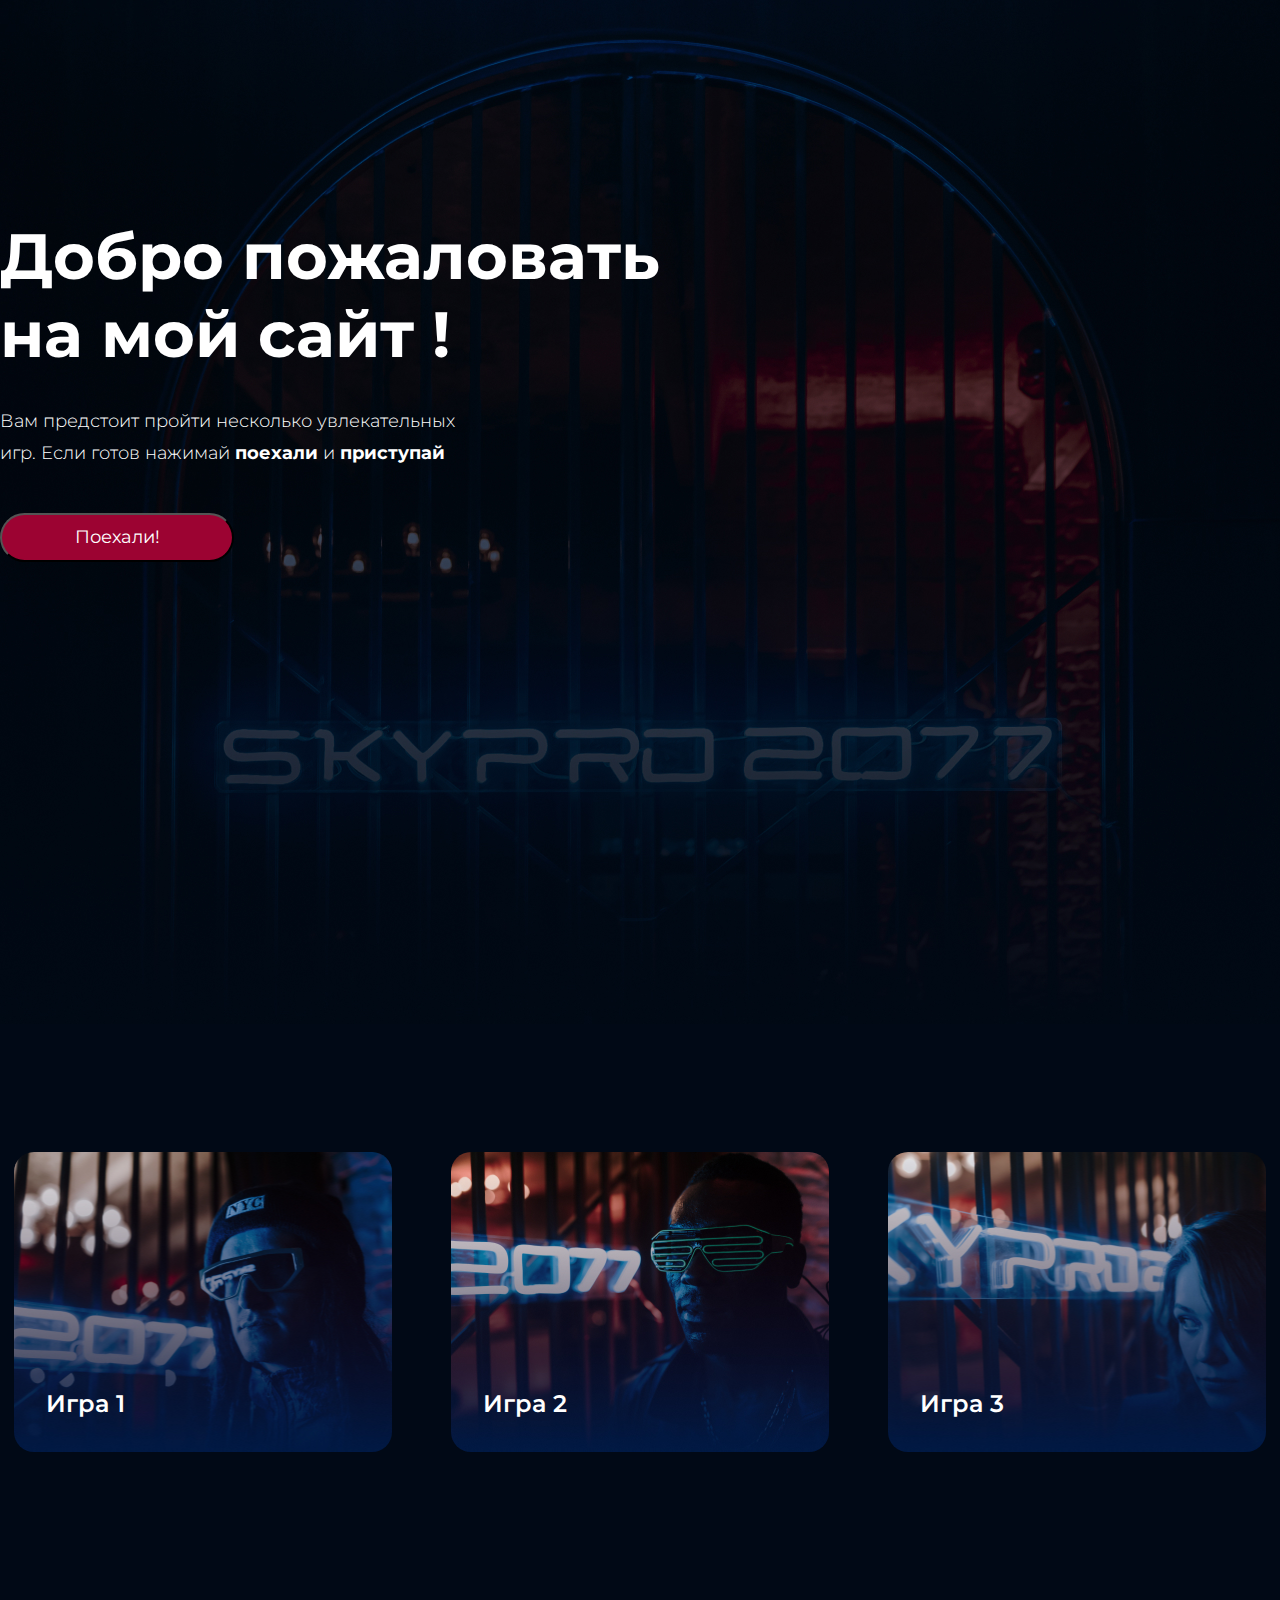
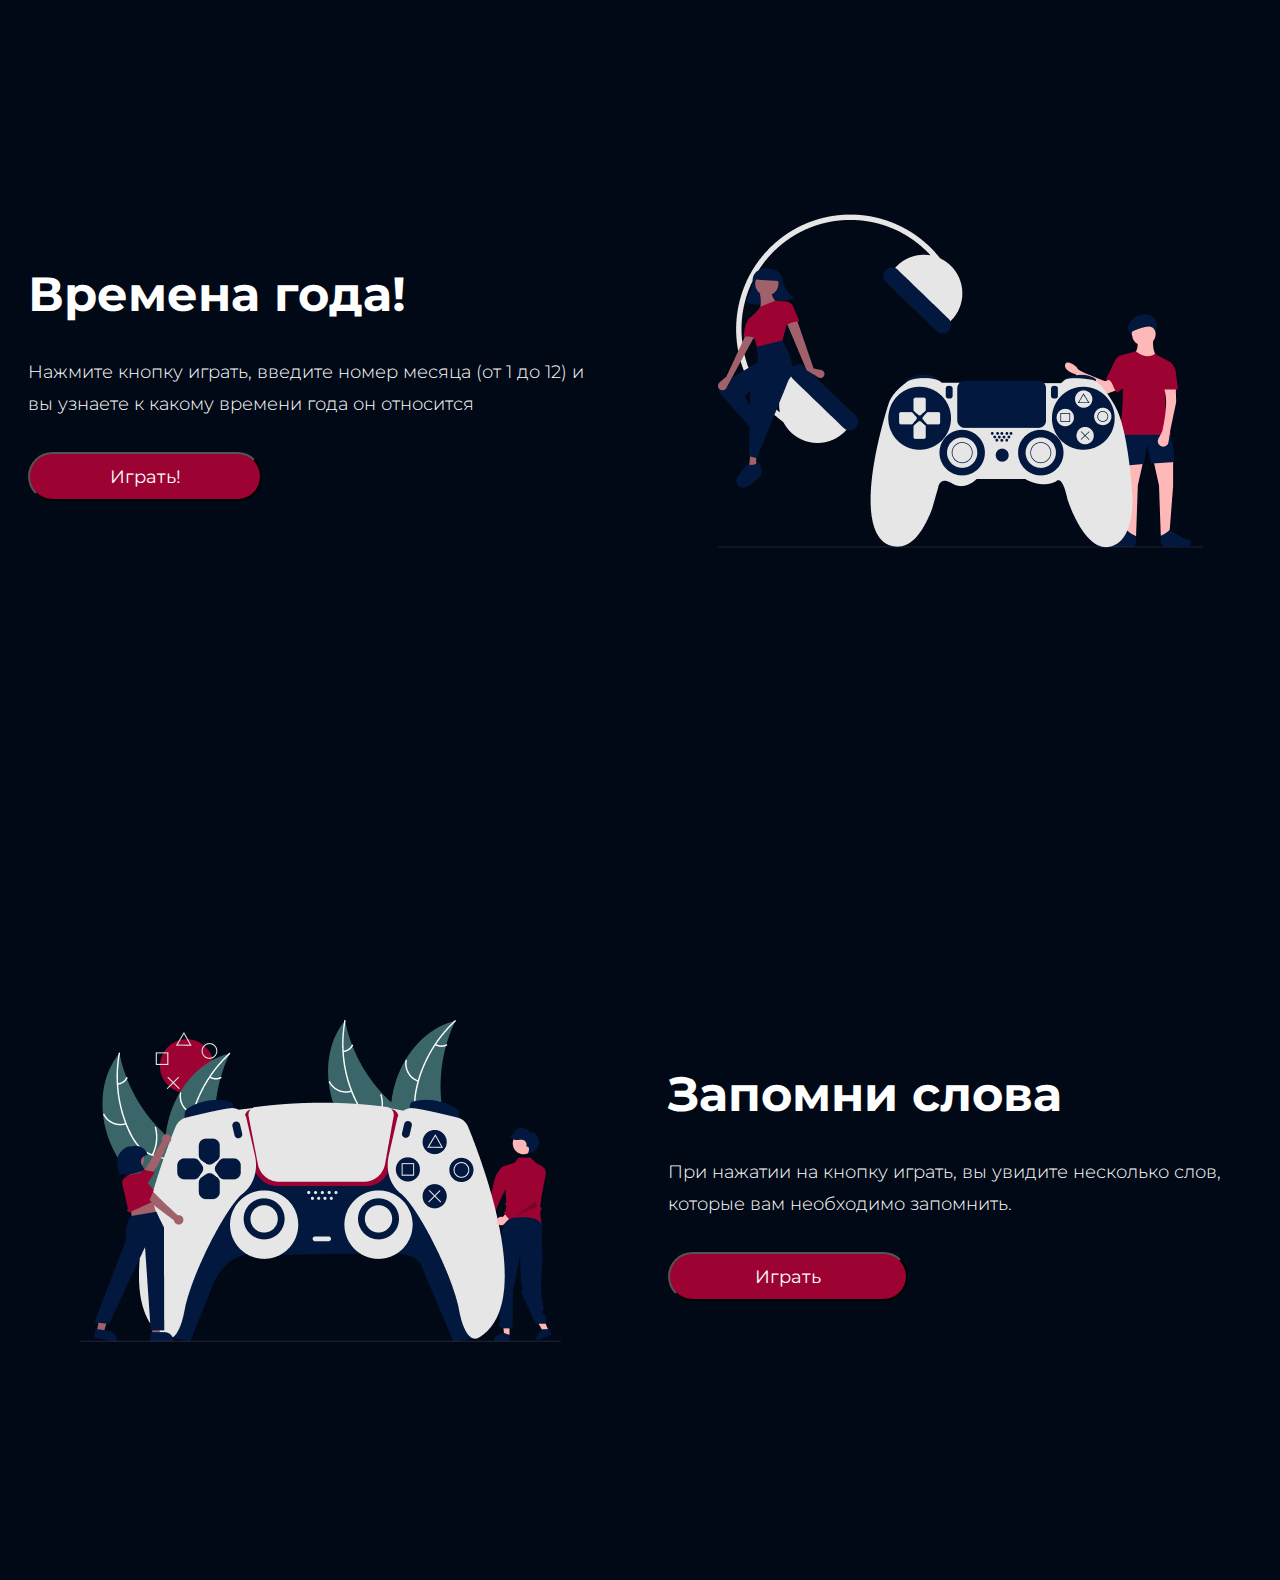
<file: Верстка сайта/index.html>
<!DOCTYPE html>
<html lang="en">

<head>
    <meta charset="UTF-8">
    <meta http-equiv="X-UA-Compatible" content="IE=edge">
    <meta name="viewport" content="width=device-width, initial-scale=1.0">
    <title>My Game</title>
    <link rel="preconnect" href="https://fonts.googleapis.com">
    <link rel="preconnect" href="https://fonts.gstatic.com" crossorigin>
    <link href="https://fonts.googleapis.com/css2?family=Montserrat:wght@300;400;600;700&display=swap" rel="stylesheet">
    <link rel="stylesheet" href="style.css">
</head>

<body>
    <header class="header center">
        <h1 class="header__title">Добро пожаловать на мой сайт !</h1>
        <p class="header__text">Вам предстоит пройти несколько увлекательных игр. Если готов нажимай <span
                class="header__span">поехали</span> и <span class="header__span">приступай</span>
        </p>
        <button class="header__button">Поехали!</button>
    </header>
    <div class="game center">
        <section class="game__box game-one">
            <h3 class="game__title">Игра 1</h3>
        </section>
        <section class="game__box game-two">
            <h3 class="game__title">Игра 2</h3>
        </section>
        <section class="game__box game-three">
            <h3 class="game__title">Игра 3</h3>
        </section>
    </div>
    <div class="seasons center">
        <section class="seasons__play">
            <h2 class="seasons__title">Времена года!</h2>
            <p class="seasons__text">Нажмите кнопку играть, введите номер месяца (от 1 до 12) и вы узнаете к какому
            времени года он относится</p>
            <button class="seasons__button" onclick="seasons()">Играть!</button>
        </section>
        <div class="seasons__img">
            <img class="seasons__logo" src="./img/Logo__seasons.png" alt="seasons__logo">
        </div>
    </div>
    <div class="words center">
        <section class="words__play">
            <h2 class="words__title">Запомни слова</h2>
            <p class="words__text">При нажатии на кнопку играть, вы увидите несколько слов, которые вам необходимо запомнить.</p>
            <button class="words__button" onclick="words()">Играть</button>
        </section>
        <div class="words__img">
            <img class="words__logo" src="./img/Logo__words.png" alt="words__logo">
        </div>
    </div>
    <!-- <section class="puzzle__play">
        <h2 class="puzzle__title">Игра в загадки</h2>
        <p class="puzzle__text">Компьютер загадывает загадку, вам необходимо ее угадать, если вы дадите не правильный ответ, то компьютер даст вам подсказку. У вас будет три попытки и две подсказки.</p>
        <button class="puzzle__button">Играть!</button>
    </section>
    <footer class="footer">
        <h4 class="footer__title">Все права защищены</h4>
    </footer> -->
    <script src="script.js"></script>
</body>

</html>
</file>
<file: Верстка сайта/style.css>
* {
  margin: 0;
  padding: 0;
}

:root {
  --text-color: #FFFFFF;
  --button-color: #9C0332;
  --button-hover: #EB443F;
}

body {
  font-family: "Montserrat", sans-serif;
}

.center {
  padding-left: calc(50% - 720px);
  padding-right: calc(50% - 720px);
}

.header {
  height: 1024px;
  background-image: url(./img/BK__header.jpg);
  background-repeat: no-repeat;
  background-position: center;
  background-size: cover;
}
.header__title {
  font-weight: 700;
  font-size: 64px;
  line-height: 78px;
  color: var(--text-color);
  padding-top: 217px;
}
.header__text {
  font-weight: 300;
  font-size: 18px;
  line-height: 32px;
  color: var(--text-color);
  margin-top: 32px;
  margin-bottom: 44px;
}
.header__span {
  font-weight: 700;
}
.header__button {
  font-family: "Montserrat", sans-serif;
  width: 234.06px;
  height: 48.6px;
  background: var(--button-color);
  border-radius: 30px;
  font-weight: 400;
  font-size: 18px;
  line-height: 22px;
  color: var(--text-color);
}
.header__button:hover {
  background: var(--button-hover);
  cursor: url(./img/Vector.png), pointer;
}

.game {
  background-image: url(./img/BK__game.jpg);
  background-repeat: no-repeat;
  background-position: center;
  background-size: cover;
  padding-top: 128px;
  padding-bottom: 128px;
  display: grid;
  justify-items: center;
  grid-template-columns: repeat(auto-fit, minmax(373px, 1fr));
  gap: 32px;
}
.game__box {
  width: 378px;
  height: 300px;
  border-radius: 20px;
  transition: 0.5s;
}
.game__box:hover {
  outline: 3px solid #44D2FF;
  transform: scale(1.1);
  cursor: url(./img/Vector.png), pointer;
}
.game-one {
  background-image: url(./img/GameOne.jpg);
  background-repeat: no-repeat;
  background-position: center;
  background-size: cover;
}
.game-two {
  background-image: url(./img/GameTwo.jpg);
  background-repeat: no-repeat;
  background-position: center;
  background-size: cover;
}
.game-three {
  background-image: url(./img/GameThee.jpg);
  background-repeat: no-repeat;
  background-position: center;
  background-size: cover;
}
.game__title {
  font-weight: 600;
  font-size: 24px;
  line-height: 32px;
  color: var(--text-color);
  margin-top: 236px;
  margin-left: 32px;
}

.seasons {
  background-image: url(./img/BK__season.jpg);
  background-repeat: no-repeat;
  background-position: center;
  background-size: cover;
  padding-top: 234px;
  padding-bottom: 234px;
  display: grid;
  justify-items: center;
  align-items: center;
  grid-template-columns: repeat(auto-fit, minmax(584px, 1fr));
}
.seasons__play {
  width: 584px;
}
.seasons__title {
  font-weight: 700;
  font-size: 48px;
  line-height: 59px;
  color: var(--text-color);
}
.seasons__text {
  font-weight: 300;
  font-size: 18px;
  line-height: 32px;
  color: var(--text-color);
  margin-top: 32px;
  margin-bottom: 32px;
}
.seasons__button {
  font-family: "Montserrat", sans-serif;
  width: 234.06px;
  height: 48.6px;
  background: var(--button-color);
  border-radius: 30px;
  font-weight: 400;
  font-size: 18px;
  line-height: 22px;
  color: var(--text-color);
}
.seasons__button:hover {
  background: var(--button-hover);
  cursor: url(./img/Vector.png), pointer;
}

.words {
  background-image: url(./img/BK__words.jpg);
  background-repeat: no-repeat;
  background-position: center;
  background-size: cover;
  padding-top: 234px;
  padding-bottom: 234px;
  display: grid;
  justify-items: center;
  align-items: center;
  grid-template-columns: repeat(auto-fit, minmax(584px, 1fr));
}
.words__play {
  width: 584px;
}
.words__title {
  font-weight: 700;
  font-size: 48px;
  line-height: 59px;
  color: var(--text-color);
}
.words__text {
  font-weight: 300;
  font-size: 18px;
  line-height: 32px;
  color: var(--text-color);
  margin-top: 32px;
  margin-bottom: 32px;
}
.words__button {
  font-family: "Montserrat", sans-serif;
  width: 240.44px;
  height: 48.6px;
  background: var(--button-color);
  border-radius: 30px;
  font-weight: 400;
  font-size: 18px;
  line-height: 22px;
  color: var(--text-color);
}
.words__button:hover {
  background: var(--button-hover);
  cursor: url(./img/Vector.png), pointer;
}
.words__img {
  grid-column-start: 1;
  grid-row-end: 1;
}

@media (max-width: 1200px) {
  .header {
    display: flex;
    flex-direction: column;
    align-items: center;
  }
  .header__title {
    text-align: center;
  }
  .header__text {
    text-align: center;
  }
  .game-three {
    grid-column-start: 1;
    grid-column-end: 3;
  }
  .seasons {
    gap: 135px;
    padding-bottom: 0;
  }
  .words {
    gap: 135px;
  }
}
@media (min-width: 767px) {
  .header__title {
    width: 700px;
  }
  .header__text {
    width: 481px;
  }
}
@media (max-width: 767px) {
  .center {
    padding-left: 16px;
    padding-right: 16px;
  }
  .header {
    background-image: url(./img/BK__mobile.jpg);
  }
  .header__title {
    font-size: 32px;
    line-height: 39px;
  }
  .header__text {
    font-size: 14px;
    line-height: 22px;
  }
  .game {
    grid-template-columns: repeat(auto-fit, minmax(343px, 1fr));
  }
  .game__box {
    grid-column-start: 1;
    grid-column-end: 1;
    width: 343px;
  }
  .seasons {
    grid-template-columns: repeat(auto-fit, minmax(343px, 1fr));
    padding-top: 51px;
    padding-bottom: 85px;
    gap: 64.5px;
  }
  .seasons__play {
    width: 343px;
    display: grid;
    justify-items: center;
  }
  .seasons__title {
    font-size: 32px;
    line-height: 39px;
  }
  .seasons__text {
    font-size: 14px;
    line-height: 22px;
    text-align: center;
  }
  .seasons__logo {
    width: 344px;
  }
  .words {
    grid-template-columns: repeat(auto-fit, minmax(343px, 1fr));
    padding-top: 51px;
    padding-bottom: 85px;
    gap: 64.5px;
  }
  .words__play {
    width: 343px;
    display: grid;
    justify-items: center;
  }
  .words__title {
    font-size: 32px;
    line-height: 39px;
  }
  .words__text {
    font-size: 14px;
    line-height: 22px;
    text-align: center;
  }
  .words__logo {
    width: 344px;
  }
}/*# sourceMappingURL=style.css.map */
</file>
